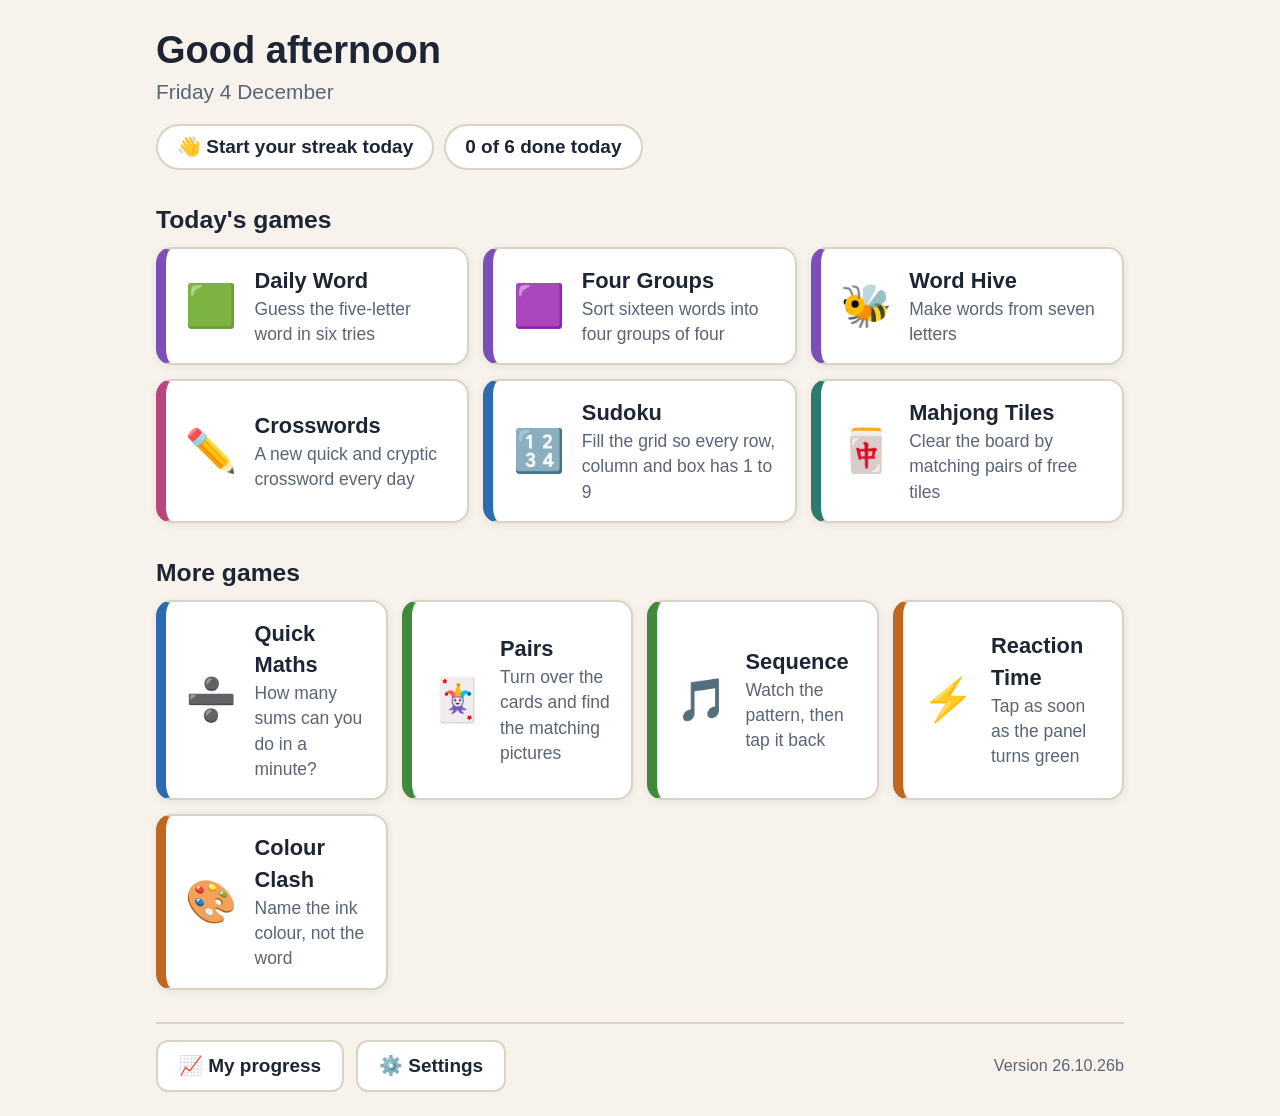
<file: index.html>
<!DOCTYPE html>
<html lang="en-GB">
<head>
<meta charset="utf-8">
<meta name="viewport" content="width=device-width, initial-scale=1, viewport-fit=cover">
<title>Daily Brain Gym</title>
<meta name="description" content="Daily word, number, tile and memory puzzles in one place.">
<meta name="theme-color" content="#f7f3ec">
<meta name="apple-mobile-web-app-capable" content="yes">
<meta name="mobile-web-app-capable" content="yes">
<meta name="apple-mobile-web-app-title" content="Brain Gym">
<meta name="apple-mobile-web-app-status-bar-style" content="default">
<link rel="manifest" href="manifest.webmanifest">
<link rel="icon" href="icons/icon-192.png">
<link rel="apple-touch-icon" href="icons/apple-touch-icon.png">
<link rel="stylesheet" href="css/app.css">
</head>
<body>
<div id="app"><p class="lead">Loading…</p></div>
<noscript><p class="lead">Please switch on JavaScript to play.</p></noscript>

<script src="js/core.js"></script>
<script src="js/config.js"></script>
<script src="js/stats.js"></script>
<script src="js/games-list.js"></script>
<script>BT.loadGames().then(BT.start);</script>
</body>
</html>
</file>
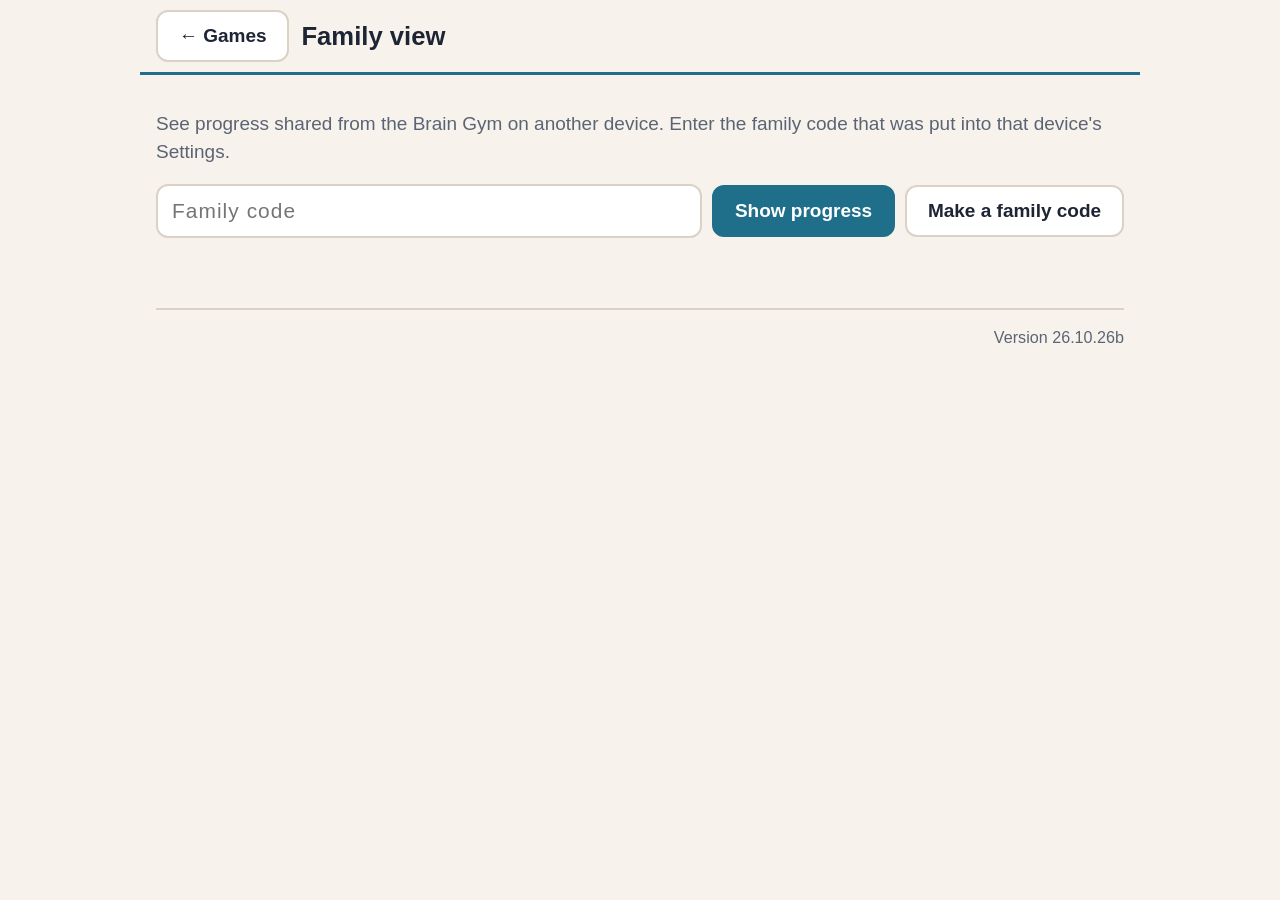
<file: family.html>
<!DOCTYPE html>
<html lang="en-GB">
<head>
<meta charset="utf-8">
<meta name="viewport" content="width=device-width, initial-scale=1, viewport-fit=cover">
<title>Brain Gym Family View</title>
<meta name="robots" content="noindex">
<link rel="icon" href="icons/icon-192.png">
<link rel="stylesheet" href="css/app.css">
<style>
  .fam-code { display: flex; flex-wrap: wrap; gap: 10px; align-items: center; }
  .fam-code input { font: inherit; font-size: 1.1rem; min-height: 54px; padding: 0 14px; border: 2px solid var(--line); border-radius: 12px; background: var(--panel); color: var(--ink); min-width: 0; flex: 1 1 260px; letter-spacing: 0.05em; }
  .fam-new { background: var(--panel); border: 2px solid var(--line); border-radius: var(--radius); padding: 14px 16px; margin-top: 14px; }
  .fam-new code { font-size: 1.3rem; font-weight: 700; letter-spacing: 0.08em; user-select: all; -webkit-user-select: all; }
</style>
</head>
<body>
<div id="app">
  <main class="page">
    <header class="play-head"><a href="./" class="btn back">← Games</a><h1 id="title">Family view</h1></header>
    <div class="page-body">
      <p class="muted" id="intro">See progress shared from the Brain Gym on another device. Enter the family code that was put into that device's Settings.</p>
      <div class="fam-code">
        <input id="code" type="text" placeholder="Family code" autocomplete="off" autocapitalize="characters" spellcheck="false" aria-label="Family code">
        <button class="btn primary" id="load">Show progress</button>
        <button class="btn" id="make">Make a family code</button>
      </div>
      <div id="newcode"></div>
      <p class="message" id="msg" aria-live="polite"></p>
      <div id="stats"></div>
    </div>
    <footer class="foot"><div class="version" id="ver"></div></footer>
  </main>
</div>
<script src="js/core.js"></script>
<script src="js/config.js"></script>
<script src="js/stats.js"></script>
<script src="js/games-list.js"></script>
<script>
(function () {
  const $ = (id) => document.getElementById(id);
  const KEY = 'bt.family.code';
  $('ver').textContent = 'Version ' + BT.version;
  try { $('code').value = localStorage.getItem(KEY) || ''; } catch (e) {}

  function makeCode() {
    const alphabet = 'ABCDEFGHJKLMNPQRSTUVWXYZ23456789';
    const bytes = crypto.getRandomValues(new Uint8Array(16));
    const chars = [...bytes].map(b => alphabet[b % alphabet.length]).join('');
    return chars.match(/.{4}/g).join('-');
  }

  $('make').onclick = () => {
    const code = makeCode();
    $('code').value = code;
    try { localStorage.setItem(KEY, code); } catch (e) {}
    $('newcode').replaceChildren(BT.h('div', { class: 'fam-new' },
      BT.h('p', null, 'New family code:'), BT.h('code', null, code),
      BT.h('p', { class: 'muted' }, 'On Mum\'s iPad open the Brain Gym, go to Settings → "Share progress with family" and type this code in. Her results will appear here after her next game. Keep it private: anyone with the code can see the results.')));
  };

  async function load() {
    const code = $('code').value.trim();
    if (!code) { $('msg').textContent = 'Enter the family code first.'; return; }
    if (!BT.config.syncUrl) { $('msg').textContent = 'Progress sharing is not switched on for this site yet (no sync address in js/config.js).'; return; }
    try { localStorage.setItem(KEY, code); } catch (e) {}
    $('msg').textContent = 'Loading…';
    try {
      const data = await BT.sync.fetchAll(code);
      $('msg').textContent = '';
      $('title').textContent = (data.name ? data.name + "'s" : 'Family') + ' progress';
      $('intro').textContent = 'Last updated ' + new Date(data.updated).toLocaleString('en-GB', { weekday: 'long', day: 'numeric', month: 'long', hour: 'numeric', minute: '2-digit' }) + (data.version ? ' · app version ' + data.version : '');
      BT.stats.render($('stats'), data.results || [], { name: data.name, showLast: true });
    } catch (e) {
      $('msg').textContent = e.message;
    }
  }
  $('load').onclick = load;
  $('code').addEventListener('keydown', (e) => { if (e.key === 'Enter') load(); });
  BT.loadGames().then(() => { if ($('code').value) load(); });
})();
</script>
</body>
</html>
</file>
<file: css/app.css>
/* Daily Brain Gym. Large, calm and high-contrast for iPad use. */
:root {
  --bg: #f7f3ec;
  --panel: #ffffff;
  --ink: #1d2433;
  --muted: #5b6475;
  --line: #d9d2c5;
  --accent: #1f6f8b;
  --accent-ink: #ffffff;
  --good: #3a8a4f;
  --warn: #c98a12;
  --bad: #b3412f;
  --shadow: 0 2px 8px rgba(29, 36, 51, 0.08);
  --radius: 16px;
  --cat: var(--accent);
  font-size: 19px;
}
html[data-text="normal"] { font-size: 17px; }
html[data-text="large"] { font-size: 19px; }
html[data-text="xlarge"] { font-size: 22px; }

* { box-sizing: border-box; }
html, body { margin: 0; }
body {
  background: var(--bg);
  color: var(--ink);
  font-family: -apple-system, BlinkMacSystemFont, "Segoe UI", Roboto, Helvetica, Arial, sans-serif;
  line-height: 1.45;
  -webkit-text-size-adjust: 100%;
  -webkit-tap-highlight-color: transparent;
  min-height: 100vh;
}
#app { max-width: 1000px; margin: 0 auto; padding: 0 16px calc(24px + env(safe-area-inset-bottom)); }
h1, h2, h3 { line-height: 1.2; margin: 0 0 0.5em; }
h2 { font-size: 1.3rem; margin-top: 1.4em; }
a { color: var(--accent); }
.muted { color: var(--muted); }
.lead { font-size: 1.15rem; text-align: center; margin: 1.5em 0; }

/* buttons */
.btn {
  display: inline-flex; align-items: center; justify-content: center; gap: 0.4em;
  min-height: 52px; padding: 0.5em 1.1em;
  border: 2px solid var(--line); border-radius: 12px;
  background: var(--panel); color: var(--ink);
  font: inherit; font-weight: 600; text-decoration: none;
  cursor: pointer; user-select: none; -webkit-user-select: none;
  touch-action: manipulation;
}
.btn:active { transform: scale(0.98); }
.btn.primary { background: var(--accent); border-color: var(--accent); color: var(--accent-ink); }
.btn.big { min-height: 64px; font-size: 1.1rem; padding: 0.6em 1.4em; }
.btn:disabled { opacity: 0.45; cursor: default; }
.btn:focus-visible, .card:focus-visible { outline: 3px solid var(--accent); outline-offset: 2px; }

/* home */
.home-head { padding-top: calc(28px + env(safe-area-inset-top)); }
.home-head h1 { font-size: 2rem; margin-bottom: 0.1em; }
.date { color: var(--muted); font-size: 1.1rem; margin: 0; }
.summary { display: flex; flex-wrap: wrap; gap: 10px; margin-top: 16px; }
.pill { background: var(--panel); border: 2px solid var(--line); border-radius: 999px; padding: 0.4em 1em; font-weight: 600; }

.grid { display: grid; grid-template-columns: repeat(auto-fill, minmax(280px, 1fr)); gap: 14px; }
.grid.small { grid-template-columns: repeat(auto-fill, minmax(230px, 1fr)); }
.card {
  position: relative; display: flex; align-items: center; gap: 14px;
  background: var(--panel); color: var(--ink); text-decoration: none;
  border: 2px solid var(--line); border-left: 10px solid var(--cat);
  border-radius: var(--radius); padding: 16px; box-shadow: var(--shadow);
  min-height: 92px; touch-action: manipulation;
}
.card.big { min-height: 112px; }
.card:active { transform: scale(0.99); }
.card-icon { font-size: 2.2rem; width: 1.4em; text-align: center; flex: none; }
.card-text { display: flex; flex-direction: column; min-width: 0; }
.card-name { font-weight: 700; font-size: 1.15rem; }
.card-blurb { color: var(--muted); font-size: 0.92rem; }
.card.done { background: #f1f8f2; border-color: #b9dcc0; border-left-color: var(--good); }
.card.done .card-blurb { color: var(--good); font-weight: 600; }
.card-tick { position: absolute; top: 10px; right: 14px; color: var(--good); font-size: 1.4rem; font-weight: 800; }

.foot { display: flex; flex-wrap: wrap; gap: 12px; align-items: center; margin-top: 32px; padding-top: 16px; border-top: 2px solid var(--line); }
.version { margin-left: auto; color: var(--muted); font-size: 0.85rem; }

/* play screen */
.play-head {
  position: sticky; top: 0; z-index: 5;
  display: flex; align-items: center; gap: 12px;
  margin: 0 -16px; padding: calc(10px + env(safe-area-inset-top)) 16px 10px;
  background: var(--bg); border-bottom: 3px solid var(--cat);
}
.play-head h1 { font-size: 1.35rem; margin: 0; flex: 1; min-width: 0; white-space: nowrap; overflow: hidden; text-overflow: ellipsis; }
.play-head .back { flex: none; }
.play-head .help { width: 52px; padding: 0; font-size: 1.3rem; flex: none; border-radius: 50%; }
.play-status { font-weight: 700; font-variant-numeric: tabular-nums; color: var(--muted); white-space: nowrap; }
.play-body { padding-top: 16px; }
.mode-list { display: grid; gap: 12px; max-width: 520px; margin: 0 auto; }
.btn.mode { flex-direction: column; align-items: flex-start; text-align: left; }
.btn.mode small { font-weight: 400; color: var(--muted); }
.btn.mode.done small { color: var(--good); font-weight: 600; }

.result { text-align: center; padding-top: 40px; }
.result-icon { font-size: 4rem; }
.result h2 { font-size: 1.8rem; margin-top: 0.3em; }
.result-line { font-size: 1.3rem; font-weight: 600; }
.pb { color: var(--good); font-weight: 700; font-size: 1.15rem; }
.result-buttons { display: grid; gap: 12px; max-width: 420px; margin: 28px auto 0; }

/* shared game controls */
.game-buttons { display: flex; flex-wrap: wrap; gap: 10px; justify-content: center; margin: 14px 0; }
.message { min-height: 1.6em; text-align: center; font-weight: 600; margin: 8px 0; }
.keyboard { display: grid; gap: 7px; max-width: 760px; margin: 12px auto 0; user-select: none; -webkit-user-select: none; }
.keyboard .row { display: flex; gap: 6px; justify-content: center; }
.keyboard .key {
  flex: 1 1 0; max-width: 70px; min-height: 58px; padding: 0;
  border: 0; border-radius: 9px; background: #dcd6cb; color: var(--ink);
  font: inherit; font-size: 1.15rem; font-weight: 700; text-transform: uppercase;
  cursor: pointer; touch-action: manipulation;
}
.keyboard .key.wide { flex-grow: 1.6; max-width: 120px; font-size: 0.9rem; }
.keyboard .key:active { filter: brightness(0.9); }

/* pages */
.page-body { padding-top: 16px; }
.field { display: flex; flex-direction: column; gap: 8px; margin-bottom: 26px; }
.field-label { font-weight: 700; font-size: 1.1rem; }
.field small { color: var(--muted); }
.field input[type=text] { font: inherit; font-size: 1.1rem; min-height: 54px; padding: 0 14px; border: 2px solid var(--line); border-radius: 12px; background: var(--panel); color: var(--ink); max-width: 420px; }
.seg { display: flex; flex-wrap: wrap; gap: 8px; }
.check-list { display: grid; grid-template-columns: repeat(auto-fill, minmax(240px, 1fr)); gap: 8px; }
.check { display: flex; align-items: center; gap: 12px; min-height: 54px; padding: 0 14px; border: 2px solid var(--line); border-radius: 12px; background: var(--panel); font: inherit; color: var(--ink); text-align: left; cursor: pointer; }
.check .box { width: 30px; height: 30px; border: 2px solid var(--line); border-radius: 8px; display: grid; place-items: center; font-weight: 800; flex: none; }
.check.on { border-color: var(--accent); }
.check.on .box { background: var(--accent); border-color: var(--accent); color: #fff; }

/* dialogs and toasts */
.dialog-wrap { position: fixed; inset: 0; background: rgba(20, 24, 32, 0.45); display: grid; place-items: center; padding: 16px; z-index: 50; }
.dialog { background: var(--panel); border-radius: 18px; padding: 24px; max-width: 560px; width: 100%; max-height: 86vh; overflow: auto; box-shadow: 0 10px 40px rgba(0, 0, 0, 0.25); }
.dialog h2 { margin-top: 0; }
.dialog-body p, .dialog-body li { margin: 0 0 0.7em; }
.dialog-buttons { display: flex; gap: 10px; justify-content: flex-end; margin-top: 18px; flex-wrap: wrap; }
.toast { position: fixed; left: 50%; top: 90px; transform: translate(-50%, -20px); opacity: 0; transition: 0.25s; background: var(--ink); color: #fff; padding: 12px 22px; border-radius: 12px; font-weight: 600; z-index: 60; pointer-events: none; text-align: center; max-width: 90vw; }
.toast.show { opacity: 1; transform: translate(-50%, 0); }

@media (max-width: 600px) {
  .home-head h1 { font-size: 1.6rem; }
  .play-head { flex-wrap: wrap; row-gap: 4px; }
  .play-head h1 { font-size: 1.1rem; }
  .play-status { order: 10; flex-basis: 100%; text-align: center; }
  .play-status:empty { display: none; }
  .play-head .back { padding: 0.5em 0.7em; }
}
</file>
